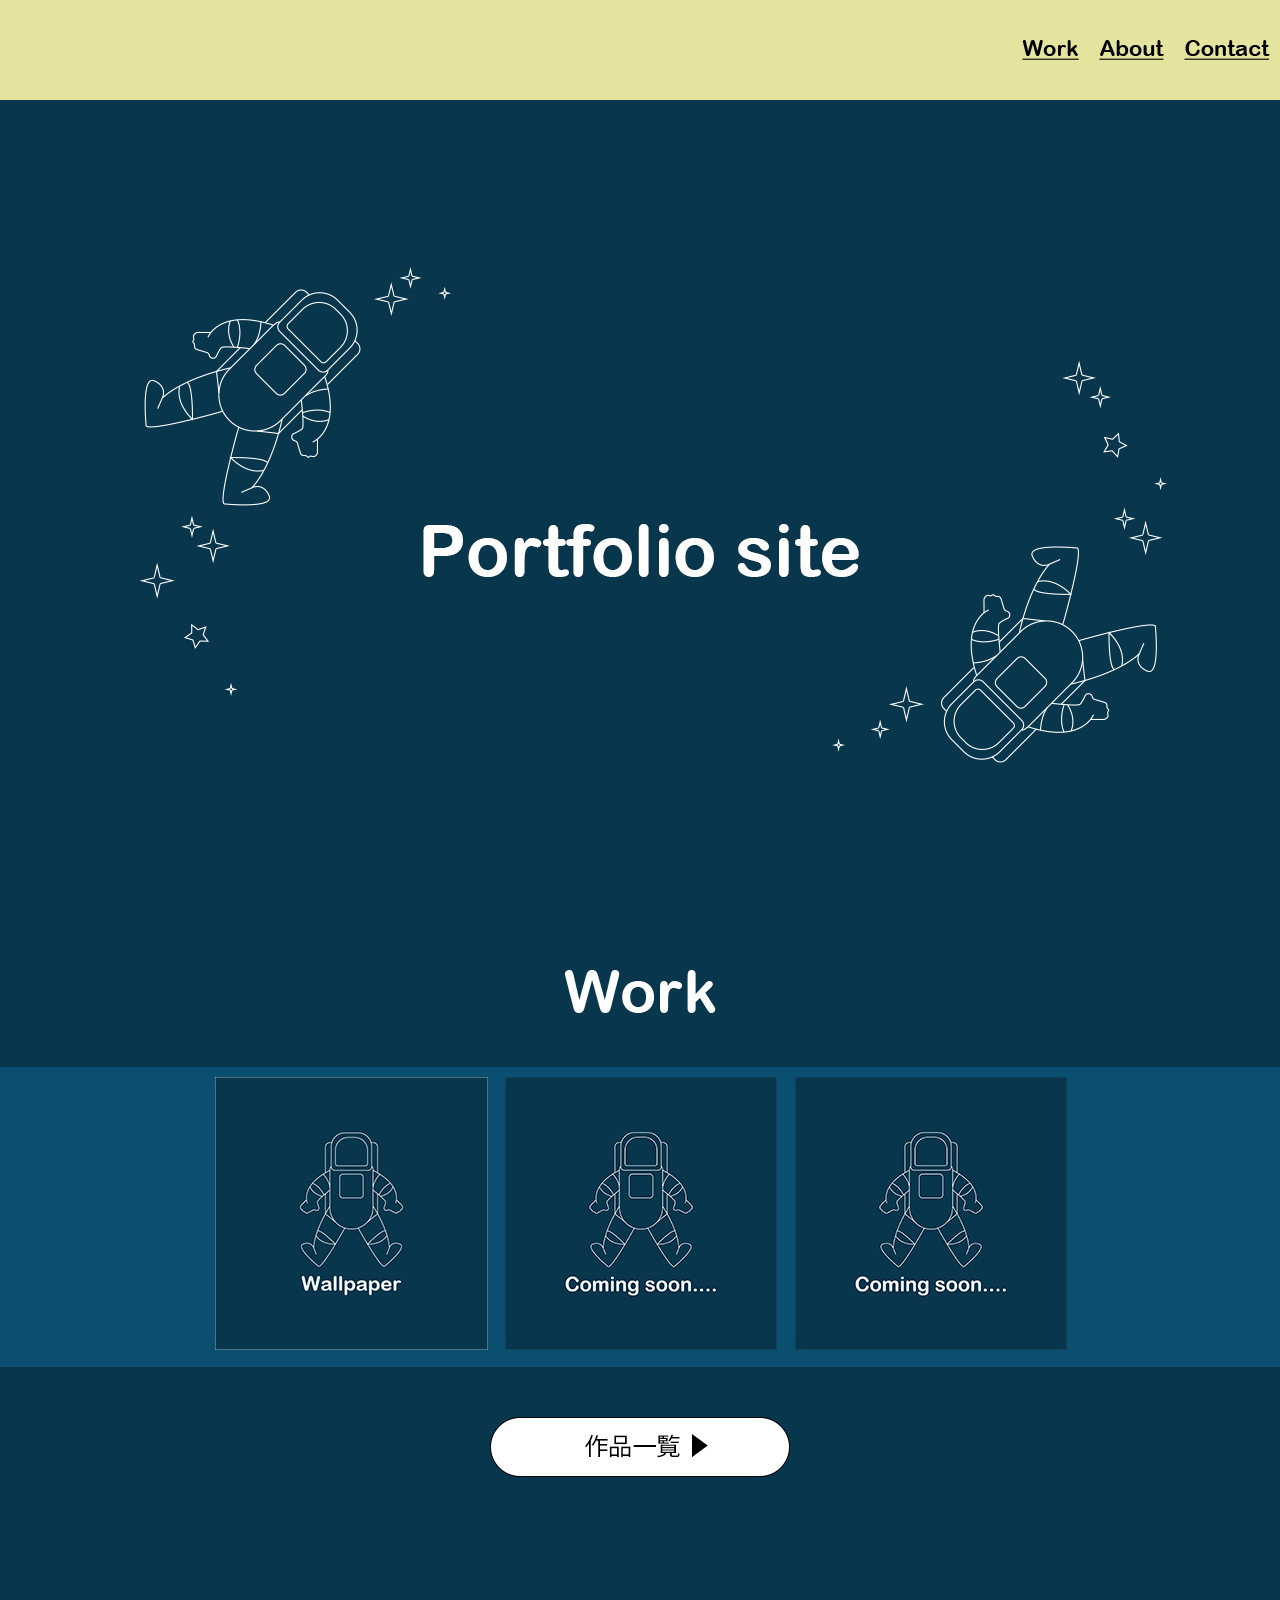
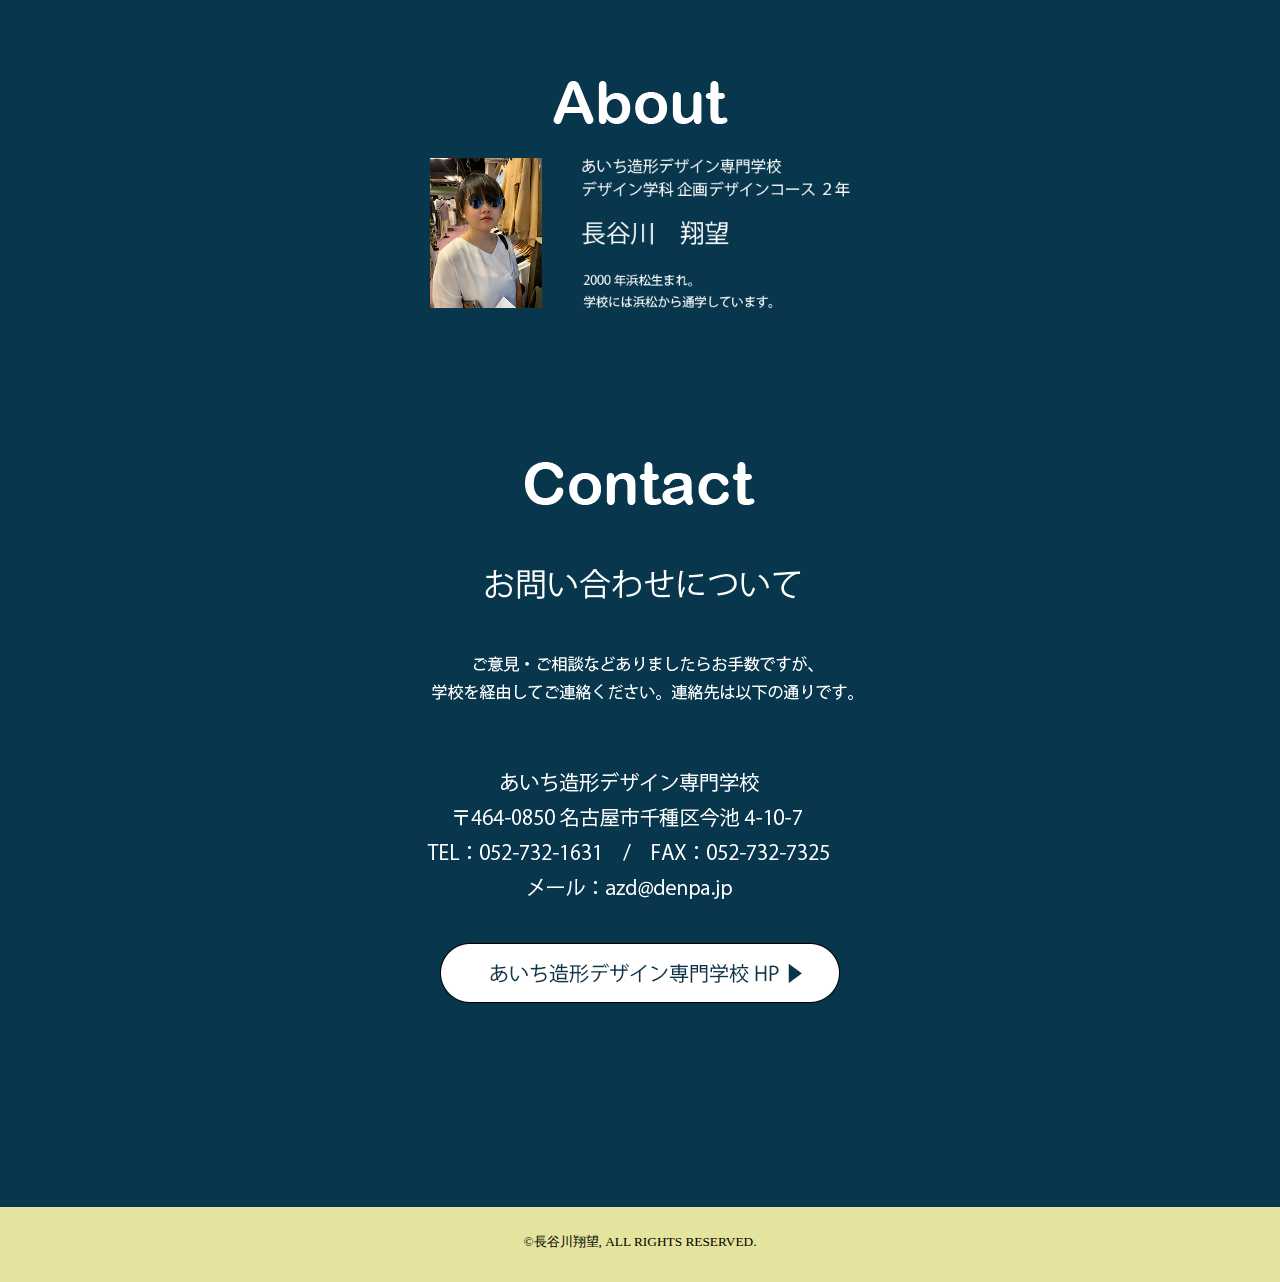
<file: index.html>
<!doctype html>
<html>
<head>
<meta charset="utf-8">
<title>portfoliosite</title>
<link rel="stylesheet" href="style.css">
</head>

<body>
 
<header>
		<div class="container">
			
			
			
					<div class="header_item">
						<a href="work.html"><img src="1_design/pc_index-assets/Work_nav.png" alt="work"></a>
					</div>

					<div class="header_item">
						<a href="#"><img src="1_design/pc_index-assets/About_nav.png" alt="about"></a>
					</div>

					<div class="header_item">
						<a href=" https://www.design.ac.jp/"><img src="1_design/pc_index-assets/Contact_nav.png" alt="contact"></a>
					</div>
			
		</div>
</header>

	
<main>
	
	<section>
		
		<div class="hero">
			<img src="1_design/pc_index-assets/hero-image1.jpg" alt="img" >
		</div>
		
	</section>
	
	<section >
		

		
		
		<div class="work">
			<img src="1_design/pc_index-assets/Work.png" alt="work">
			
			<div class="work_container">
					<div class="work_item">
						
					<a href="work_item/work_item1.html">
							<img src="1_design/pc_index-assets/wallpaper.jpg" alt="壁紙">
						</a>
					</div>

					<div class="work_item">
						<img src="1_design/pc_index-assets/comingsoon2.jpg" alt="作品">
					</div>

					<div class="work_item">
						<img src="1_design/pc_index-assets/comingsoon3.jpg" alt="作品">
					</div>
			</div>

		
			<div class="work_buttom">
					<a href="work.html"><img src="1_design/pc_index-assets/work_buttom.png" alt="作品一覧"></a>
			</div>
		</div>

		
</section>



		<section>
			
			<div class="about">
				
				<div class="1">
					<img src="1_design/pc_index-assets/About.png" alt="about">
				</div>
				
				<div class="about_about_container">
						<div class="about_item">
							<img src="1_design/pc_index-assets/about_img.jpg" alt="phot" height="150">
						</div>
					
						<div class="about_item">	
							<img src="1_design/pc_index-assets/about_profile.png" alt="about" width="268" height="150" >
						</div>
				</div>
			
			</div>
			
		</section>




		<section>

		<div class="contact">
		
					<img src="1_design/pc_index-assets/contact.png" alt="contact">

					<div class="contact_container">

						<div class="contact_item">			  
								<img src="1_design/pc_index-assets/contact_centence.png" alt="contact">
						</div>

									  <div class="contact_buttom">
												<a href="https://www.design.ac.jp/">
													<img src="1_design/pc_index-assets/contact_buttom.png" alt="あいち造形デザイン専門学校HP">
										  		</a>
									  </div>

					</div>
		</div>
			
		</section>
	
</main>

	
<footer>
  <p><small>&copy;長谷川翔望, ALL RIGHTS RESERVED.</small></p>
</footer>

	
</body>
</html>
</file>
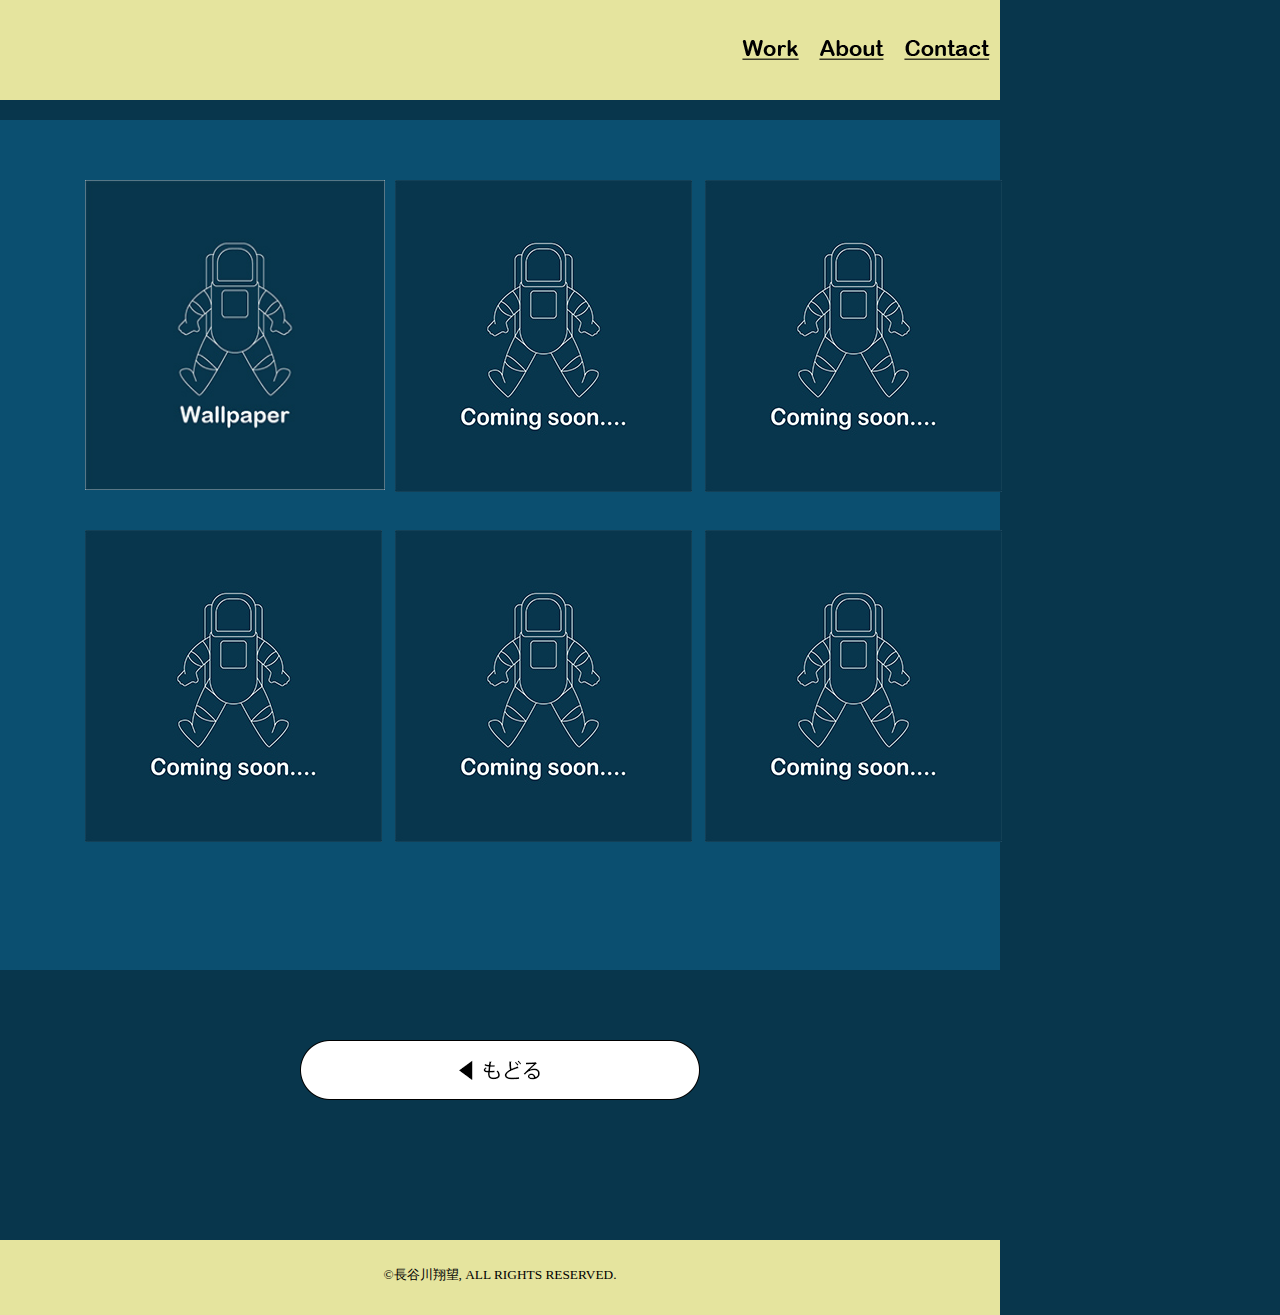
<file: work.html>
<!doctype html>
<html>
<head>
<meta charset="utf-8">
<title>portfoliosite_Work</title>
<link rel="stylesheet" href="work.css">
</head>

<body>
	
 
<header>
		<div class="container">
			
					<div class="header_item">
						<a href="#"><img src="1_design/pc_index-assets/Work_nav.png" alt="work"></a>
					</div>

					<div class="header_item">
						<a href="#"><img src="1_design/pc_index-assets/About_nav.png" alt="about"></a>
					</div>

					<div class="header_item">
						<a href="#"><img src="1_design/pc_index-assets/Contact_nav.png" alt="contact"></a>
					</div>
			
		</div>
</header>

	
<main>

	
	<div class="work">

		<div class="work_container1">

				<div class="work_item1">
					<a href="work_item/work_item1.html">
					<img src="1_design/pc_work-assets/wallpaper.jpg" alt="壁紙" width="300px" height="310px" >
					</a>
				</div>	

				<div class="work_item1">
					<img src="1_design/pc_work-assets/coming soon2.jpg"　alt="準備中">
				</div>	

				<div class="work_item1">
					<img src="1_design/pc_work-assets/coming soon3.jpg"　alt="準備中">	
				</div>	
																					
																					
			</div>																					
	<div class="work_container2">
							
				<div class="work_item2">
					<img src="1_design/pc_work-assets/coming soon4.jpg"　alt="準備中">
				</div>	

				<div class="work_item2">
					<img src="1_design/pc_work-assets/coming soon5.jpg"　alt="準備中">
				</div>	

				<div class="work_item2">
					<img src="1_design/pc_work-assets/coming soon6.jpg"　alt="準備中">
				</div>	

		</div>
	 
	</div>
	
	
				<div class="work__buttom">
					<a href="#"><img src="1_design/pc_work-assets/work_buttom.png"  alt="もどる"></a>
				</div>	
	
	
</main>	

	


	
<footer>
  <p><small>&copy;長谷川翔望, ALL RIGHTS RESERVED.</small></p>
</footer>

</body>
</html>
</file>
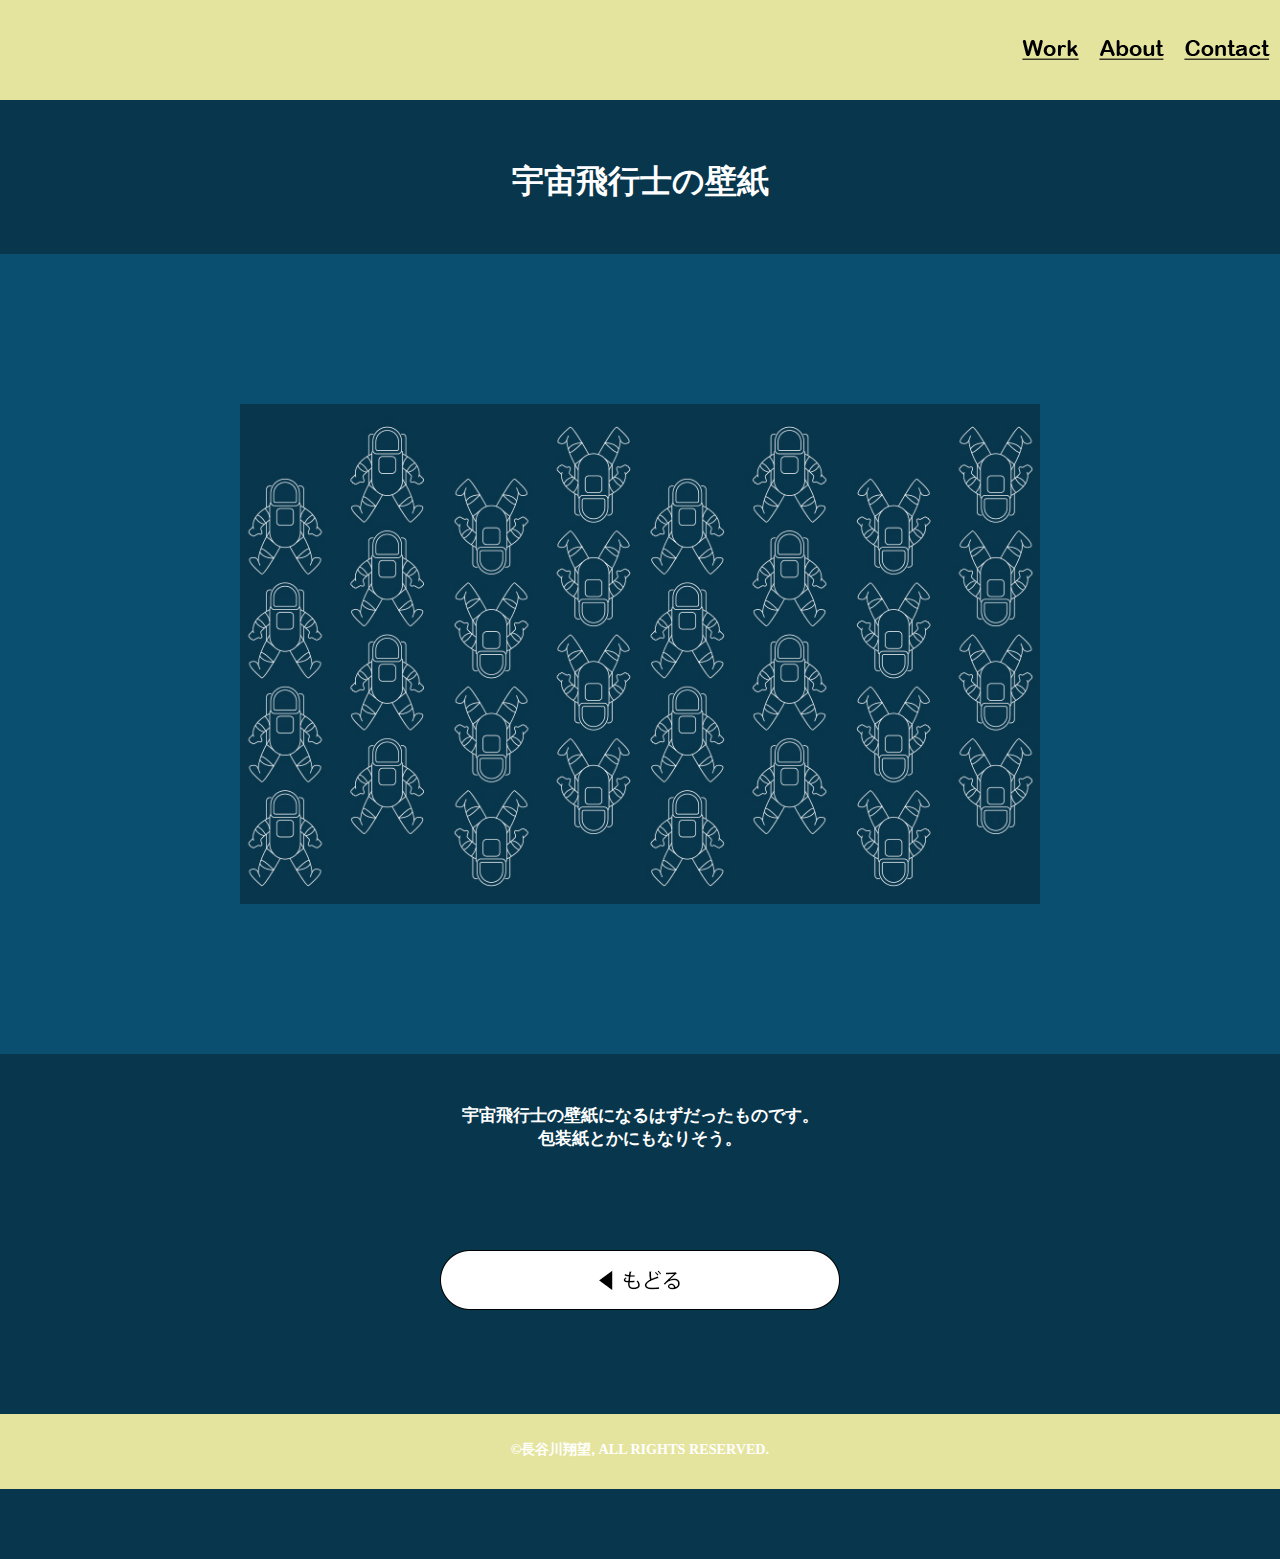
<file: work_item/work_item1.html>
<!doctype html>
<html>
<head>
<meta charset="utf-8">
<title>work_item1</title>
<link rel="stylesheet" href="work_item1.css">
</head>

	
<body>
	
 
<header>
		<div class="container">
			
					<div class="header_item">
						<a href="../work.html"><img src="../../1_design/pc_index-assets/Work_nav.png" alt="work"></a>
					</div>

					<div class="header_item">
						<a href="../index.html"><img src="../../1_design/pc_index-assets/About_nav.png" alt="about"></a>
					</div>

					<div class="header_item">
						<a href="../index.html"><img src="../../1_design/pc_index-assets/Contact_nav.png" alt="contact"></a>
					</div>
			
		</div>
</header>

	
	
	
	
<main>

	
	<div class="work">

		<h1>宇宙飛行士の壁紙</h1>
		
		<div class="work_container">

				<div class="work_item">
					<img src="../../1_design/pc_work_item-assets/作品(仮).jpg" 
						 
						 alt="宇宙飛行士の壁紙" width="800px" height="500px">
				</div>	

		</div>
	 
	<p>宇宙飛行士の壁紙になるはずだったものです。<br>
包装紙とかにもなりそう。</p>	
		
		
		
		
		<div class="work__buttom">
		  <a href="../index.html">
			  <img src="../../1_design/pc_work_item-assets/work_buttom.png"  alt="もどる">
		  </a>
	</div>	
	
		
	</div>
	
	
	
</main>	

	


	
<footer>
 	 <p><small>&copy;長谷川翔望, ALL RIGHTS RESERVED.</small></p>
</footer>

	
	
	
</body>
</html>
</file>
<file: style.css>
@charset "utf-8";
/* CSS Document */

* {
	margin:0; padding:0;
}

body{
	width: 100%;
	margin: 0px;
	padding: 0px;
	text-align: center;
	
	background-color: #08364c; 

}


/*-------------header---------------------------*/

.container {
	display: flex;
	justify-content: flex-end;

	
	
	margin-right: auto;
	margin-left: auto;

	height: 100px;
	width: 100%;
	
	background-color: #e5e49e ;
}



.header_item{
	margin: 40px 10px 0px 10px;
	
	
}

/*-------------main---------------------------*/


.hero{
	display: flex;
	justify-content: center;
}

.work{
	margin: 100px 0px 200px 0px;
}


.work_container{
	display: flex;
	justify-content: center;
	
	height: 300px;
	
	background-color:#0B4F70;
	
	margin: 50px 0px 50px 0px;
}

.work_item{
	width: 270px;
	height: 250px;
	
	margin: 10px 10px 10px 10px;
}

.work_buttom{
	margin: 20px
}


/*-------------about---------------------------*/

.about{
	margin: 100px 0px 100px 0px;
}

.about_about_container{
	display: flex;
	justify-content: center;
}

.about_item{
	margin: 30px 20px 50px 20px;
}


/*-------------contact---------------------------*/

.contact{
	margin: 100px 0px 200px 0px;
}

.contact_item{
	margin: 60px 0px 40px 0px;
}

.contact_buttom{
	margin: 10px 0px 20px 0px;
}


/*-------------footer---------------------------*/

footer{
	padding: 25px 0px 0px 0px;
	height: 50px;
	
	background-color: #e5e49e ;

}
</file>
<file: work.css>
@charset "utf-8";
/* CSS Document */

* {
	margin:0; padding:0;
}

body{
	width: 1000px;
	margin: 0px;
	padding: 0px;
	text-align: center;
	
	background-color: #08364c; 

}


/*-------------header---------------------------*/

.container {
	display: flex;
	justify-content: flex-end;

	
	
	margin-right: auto;
	margin-left: auto;

	height: 100px;
	width: 100%;
	
	background-color: #e5e49e ;
}



.header_item{
	margin: 40px 10px 0px 10px;
}

/*-------------main---------------------------*/

.work{
	height: 850px;
	width: 100%;
	margin: 20px 0px 20px 0px;
	
	background-color:#0B4F70; 
}

.work_container1{
	display: flex;
	justify-content: center;

		height: 300px;

	
	padding: 50px 0px 0px 0px;
	
}

.work_item1{
	
	width: 200px;
	height: 200px;
	
	margin: 10px 60px 10px 50px ;
	
}

.work_container2{
	display: flex;
	justify-content:center;
	
	height: 300px;
	
	padding: 50px 0px 0px 0px;

}

.work_item2{
	
	width: 200px;
	height: 200px;
	
	margin: 10px 60px 10px 50px ;	
}

.work__buttom{
	padding-top: 50px;
	height: 200px;
}



/*-------------footer---------------------------*/

footer{
	padding: 25px 0px 0px 0px;
	height: 50px;
	
	background-color: #e5e49e ;

}
</file>
<file: work_item/work_item1.css>
@charset "utf-8";
/* CSS Document */

* {
	margin:0; padding:0;
}

body{
	width: 100%;
	margin: 0px;
	padding: 0px;
	text-align: center;
	
	background-color: #08364c; 

}



/*-------------header---------------------------*/


.container {
	display: flex;
	justify-content: flex-end;

	
	
	margin-right: auto;
	margin-left: auto;

	height: 100px;
	width: 100%;
	
	background-color: #e5e49e ;
}



.header_item{
	margin: 40px 10px 0px 10px;
	
	
}

/*-------------main---------------------------*/
	
	
.work{
	margin: 10px 0px 100px 0px;
}

h1{
	font-weight: bold;
	color: #FFFFFF;
	
	padding-top:50px;
	
}




.work_container{
	display: flex;
	justify-content: center;
	
	height: 800px;
	
	background-color:#0B4F70;
	
	margin: 50px 0px 50px 0px;
}

.work_item{
	
	margin-top: 150px;
	margin-bottom: 150px;
}

p{
	font-size: 17px;
	font-weight: bold;
	color: #FFFFFF;
	
	padding-bottom: 100px;
}

.work_buttom{
	margin-top: 150px;
	padding-bottom:100px;

}

/*-------------footer---------------------------*/


footer{
	padding: 25px 0px 0px 0px;
	height: 50px;
	
	background-color: #e5e49e ;

}
</file>
